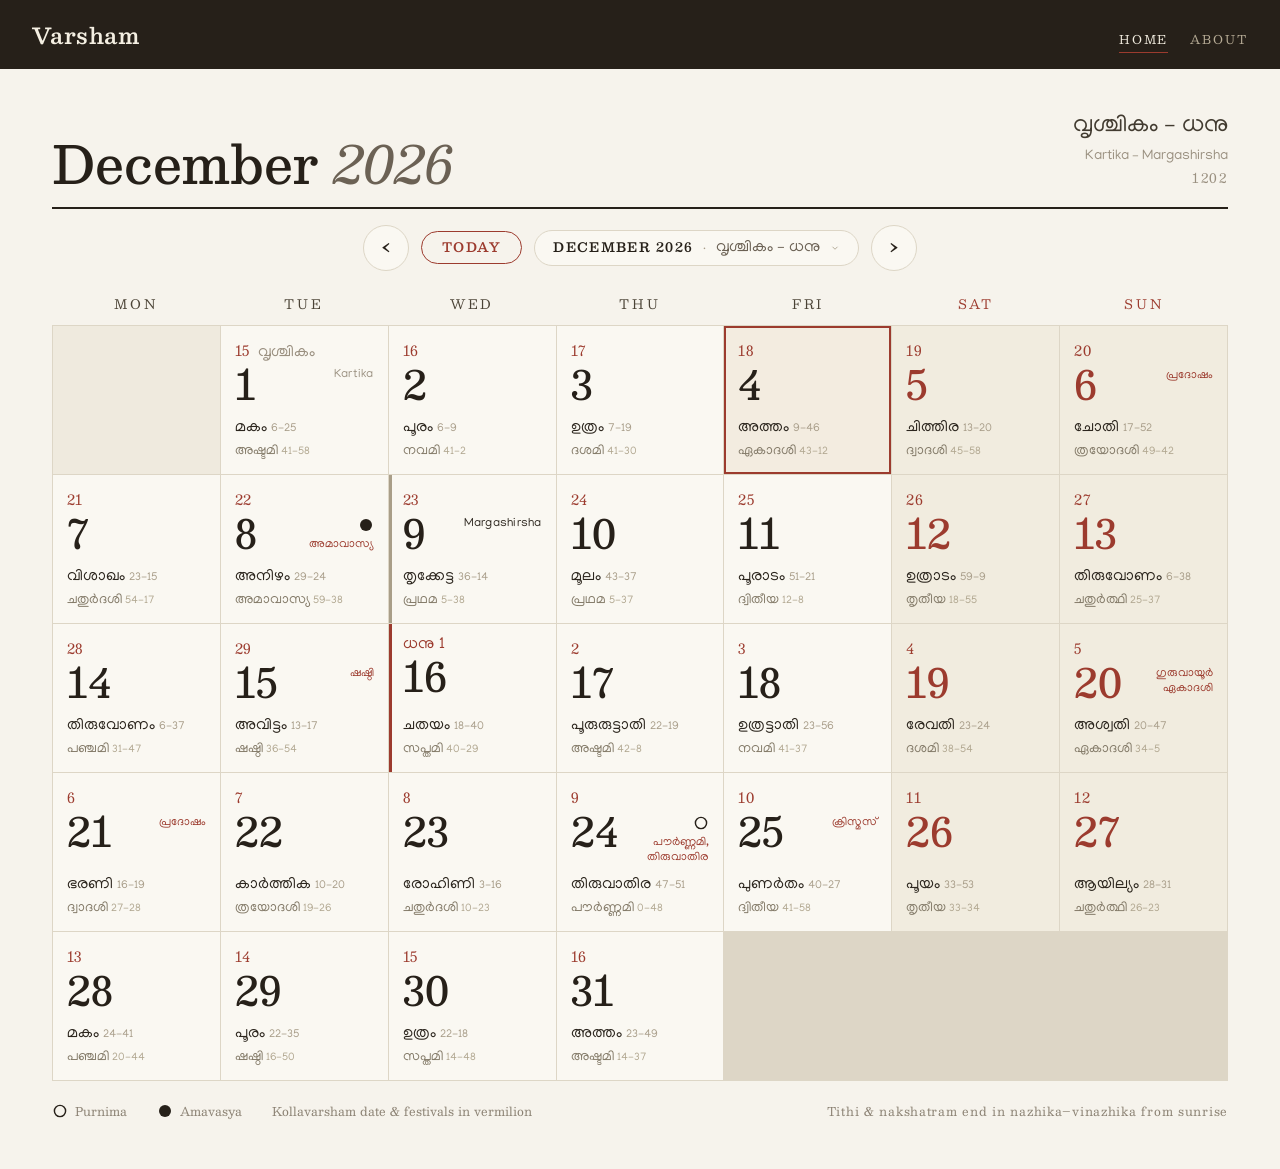
<file: index.html>
<!doctype html>
<html lang="en">
<head>
  <meta charset="utf-8">
  <meta name="viewport" content="width=device-width, initial-scale=1">
  <title>Varsham: Malayalam Calendar</title>
  <meta name="description" content="Malayalam panchangam calendar — tithi, nakshatram, nazhika, Kollavarsham dates.">
  <link rel="icon" href="favicon.svg" type="image/svg+xml">
  <link rel="preconnect" href="https://fonts.googleapis.com">
  <link rel="preconnect" href="https://fonts.gstatic.com" crossorigin>
  <link rel="stylesheet" href="https://fonts.googleapis.com/css2?family=Besley:ital,wght@0,400;0,500;0,600;0,700;1,400;1,500&family=Manjari:wght@400;700&display=swap">
  <link rel="stylesheet" href="app.css">
</head>
<body>
  <header class="site-header">
    <a class="site-brand disp" href="./">Varsham</a>
    <nav class="site-nav">
      <a class="is-current" href="./" aria-current="page">Home</a>
      <a href="about.html">About</a>
    </nav>
  </header>

  <div id="app" aria-busy="true">
    <div class="loading">Loading…</div>
  </div>

  <!-- day-detail dialog: populated and shown by app.js -->
  <dialog id="day-detail" aria-label="Day detail"></dialog>

  <script src="app.js" defer></script>
</body>
</html>
</file>
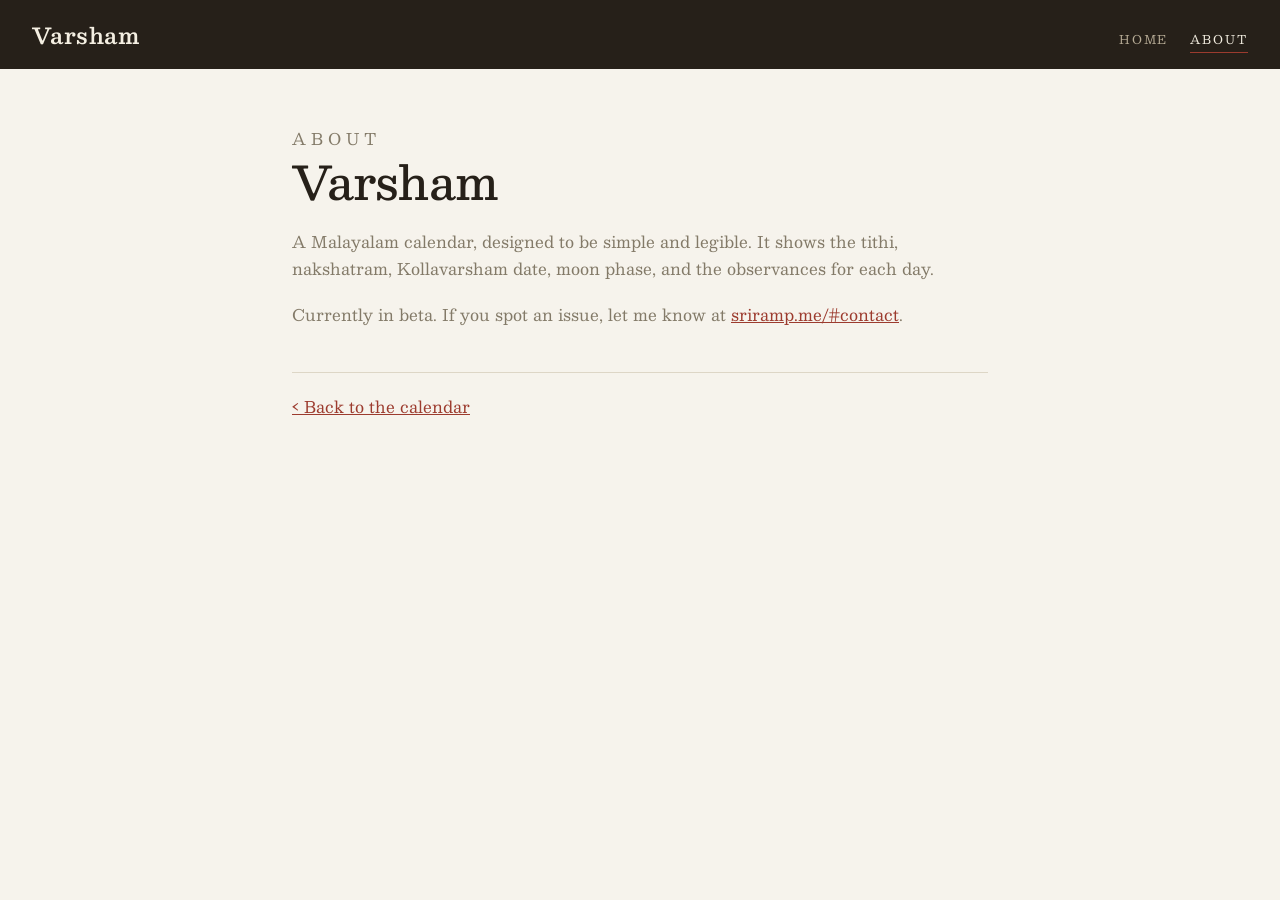
<file: about.html>
<!doctype html>
<html lang="en">
<head>
  <meta charset="utf-8">
  <meta name="viewport" content="width=device-width, initial-scale=1">
  <title>About — Varsham: Malayalam Calendar</title>
  <meta name="description" content="About Varsham — a Malayalam panchangam calendar showing tithi, nakshatram, nazhika and Kollavarsham dates.">
  <link rel="icon" href="favicon.svg" type="image/svg+xml">
  <link rel="preconnect" href="https://fonts.googleapis.com">
  <link rel="preconnect" href="https://fonts.gstatic.com" crossorigin>
  <link rel="stylesheet" href="https://fonts.googleapis.com/css2?family=Besley:ital,wght@0,400;0,500;0,600;0,700;1,400;1,500&family=Manjari:wght@400;700&display=swap">
  <link rel="stylesheet" href="app.css">
</head>
<body>
  <header class="site-header">
    <a class="site-brand disp" href="./">Varsham</a>
    <nav class="site-nav">
      <a href="./">Home</a>
      <a class="is-current" href="about.html" aria-current="page">About</a>
    </nav>
  </header>

  <main class="page">
    <div class="page-wrap">
      <p class="page-kicker disp">About</p>
      <h1 class="page-title disp">Varsham</h1>

      <p class="page-lede">
        A Malayalam calendar, designed to be simple and legible. It shows the
        tithi, nakshatram, Kollavarsham date, moon phase, and the observances
        for each day.
      </p>
      <p class="page-lede">
        Currently in beta. If you spot an issue, let me know at
        <a href="https://www.sriramp.me/#contact">sriramp.me/#contact</a>.
      </p>

      <p class="page-back"><a href="./">‹ Back to the calendar</a></p>
    </div>
  </main>
</body>
</html>
</file>
<file: app.css>
/* Malayalam Calendar — Editorial grid (desktop) + day list (mobile)
   Palette: warm off-white, near-black ink, one refined vermilion.
   Besley = the single serif for all Latin; Manjari = Malayalam (old lipi). */

:root {
  --paper:      #f6f3ec;
  --card:       #faf8f2;
  --card-sun:   #f1ecdf;
  --card-empty: #efeade;
  --rule:       #ddd6c6;
  --rule-soft:  #ece7db;
  --ink:        #262019;
  --ink-2:      #2c261e;
  --ink-soft:   #6b6154;
  --ink-faint:  #837a68;
  --muted:      #9a9080;
  --faint:      #a89d89;
  --vermilion:  #9c3b2e;
}

* { box-sizing: border-box; }

html, body {
  margin: 0;
  background: var(--paper);
  color: var(--ink);
  font-family: "Besley", Georgia, serif;
  -webkit-text-size-adjust: 100%;
}

.ml   { font-family: "Manjari", "Besley", serif; }
.disp { font-family: "Besley", Georgia, serif; }

a { color: var(--vermilion); transition: color 0.3s ease; }
a:hover { color: #7d2c20; }

/* quick, calm hover feedback */
.cell.clickable,
.monthnav .arrow,
.monthnav .today-btn,
.monthnav .goto button,
.masthead .mh-prev,
.masthead .mh-next {
  transition: background-color 0.3s ease, color 0.3s ease, box-shadow 0.3s ease;
}
@media (prefers-reduced-motion: reduce) {
  * { transition: none !important; }
}

.loading {
  padding: 80px 20px;
  text-align: center;
  color: var(--muted);
  font-family: "Besley", Georgia, serif;
  letter-spacing: 0.1em;
}

/* --------------------------------------------------------- site header
   The brown band from the top of the day view, ivory text.               */

.site-header {
  background: var(--ink);
  color: #f4efe2;
  display: flex;
  align-items: baseline;
  justify-content: space-between;
  flex-wrap: wrap;
  gap: 8px 20px;
  padding: 16px 32px;
}
.site-header .site-brand {
  color: #f4efe2;
  font-size: 22px;
  font-weight: 600;
  letter-spacing: 0.02em;
  text-decoration: none;
  transition: color 0.3s ease;
}
.site-header .site-brand:hover { color: #ffffff; }
.site-header .site-nav {
  display: flex;
  gap: 22px;
  font-family: "Besley", Georgia, serif;
  font-size: 12px;
  letter-spacing: 0.16em;
  text-transform: uppercase;
}
.site-header .site-nav a {
  color: #b8ad97;
  text-decoration: none;
  padding-bottom: 3px;
  border-bottom: 1px solid transparent;
  transition: color 0.3s ease, border-color 0.3s ease;
}
.site-header .site-nav a:hover { color: #f4efe2; }
.site-header .site-nav a.is-current {
  color: #f4efe2;
  border-bottom-color: var(--vermilion);
}

@media (max-width: 640px) {
  .site-header { padding: 10px 16px; }
  .site-header .site-brand { font-size: 17px; }
  .site-header .site-nav { gap: 16px; font-size: 10.5px; letter-spacing: 0.14em; }
}

/* ---------------------------------------------------------- static page
   About and any future prose page — same measure as the calendar shell.  */

.page {
  max-width: 760px;
  margin: 0 auto;
  padding: 56px 32px 80px;
  overflow-wrap: break-word;
}
.page-wrap > * { margin: 0 0 18px; }
.page-kicker {
  font-size: 13px;
  letter-spacing: 0.32em;
  text-transform: uppercase;
  color: var(--vermilion);
  margin-bottom: 6px;
}
.page-title {
  font-size: 46px;
  font-weight: 500;
  line-height: 1;
  margin-bottom: 24px;
}
.page-lede {
  font-size: 19px;
  line-height: 1.6;
  color: var(--ink-2);
}
.page h2 {
  font-size: 15px;
  letter-spacing: 0.16em;
  text-transform: uppercase;
  color: var(--ink-soft);
  margin-top: 40px;
  margin-bottom: 12px;
}
.page p {
  font-size: 16px;
  line-height: 1.7;
  color: var(--ink-faint);
}
.page p em { font-style: italic; color: var(--ink-soft); }
.page .ml { color: var(--ink-2); }
.page-defs { margin: 0; }
.page-defs dt {
  font-size: 17px;
  color: var(--ink);
  margin-top: 18px;
}
.page-defs dt .tl {
  font-family: "Besley", Georgia, serif;
  font-size: 13px;
  font-style: italic;
  color: var(--muted);
  margin-left: 6px;
}
.page-defs dd {
  margin: 4px 0 0;
  font-size: 15px;
  line-height: 1.65;
  color: var(--ink-faint);
}
.page-back {
  margin-top: 44px;
  padding-top: 20px;
  border-top: 1px solid var(--rule);
}

@media (max-width: 640px) {
  .page { padding: 36px 20px 64px; }
  .page-title { font-size: 36px; }
  .page-lede { font-size: 17px; }
}

/* ------------------------------------------------------------------ shell */

.wrap {
  max-width: 1240px;
  margin: 0 auto;
  padding: 40px 32px 48px;
}

.masthead {
  display: flex;
  justify-content: space-between;
  align-items: flex-end;
  gap: 20px;
  border-bottom: 2px solid var(--ink);
  padding-bottom: 18px;
}
.masthead .mh-prev,
.masthead .mh-next { display: none; }        /* desktop uses the .monthnav arrows */

.masthead h1 {
  font-family: "Besley", Georgia, serif;
  font-size: 52px;
  font-weight: 500;
  line-height: 1;
  margin: 4px 0 0;
}

.masthead h1 em {
  font-weight: 400;
  font-style: italic;
  color: var(--ink-soft);
}

.masthead .ml-months {
  text-align: right;
  font-family: "Manjari", "Besley", serif;
  font-size: 24px;
  line-height: 1.5;
  color: #423b30;
}
.masthead .ml-months .names { display: block; }
.masthead .ml-months .lunar {
  display: block;
  font-family: "Manjari", "Besley", serif;
  font-size: 14px;
  color: var(--muted);
  margin-top: 1px;
}
.masthead .ml-months .yr {
  display: block;
  font-family: "Besley", Georgia, serif;
  font-size: 13px;
  letter-spacing: 0.14em;
  color: var(--muted);
  margin-top: 2px;
}

/* month navigation — one centred "jump to" row:
     ‹   [Today]   [ September 2026 · <ML> ▾ ]   ›
   Today and the month/year picker trigger are equal-weight pills, so the
   row reads as one cluster of jump controls rather than a stray link plus
   a form. A future free-text search joins this row as another pill.      */

.monthnav {
  display: flex;
  flex-direction: column;
  align-items: center;
  gap: 12px;
  margin-top: 16px;
}
.monthnav .nav-row {
  display: flex;
  align-items: center;
  justify-content: center;
  gap: 12px;
}

.monthnav .arrow {
  appearance: none;
  display: flex;
  align-items: center;
  justify-content: center;
  border: 1px solid var(--rule);
  background: var(--card);
  color: var(--ink);
  font-family: "Besley", Georgia, serif;
  font-weight: 600;
  font-size: 19px;
  width: 46px;
  height: 46px;
  border-radius: 50%;
  cursor: pointer;
  line-height: 1;
  flex-shrink: 0;
}
.monthnav .arrow:hover { background: #f0ece1; }
.monthnav .arrow:disabled { opacity: 0.35; cursor: default; }

.monthnav .today-btn,
.dd-back .today-btn {
  appearance: none;
  cursor: pointer;
  display: inline-flex;
  align-items: center;
  border: 1px solid var(--vermilion);
  border-radius: 999px;
  padding: 9px 20px;
  font-family: "Besley", Georgia, serif;
  font-weight: 600;
  font-size: 13px;
  letter-spacing: 0.12em;
  text-transform: uppercase;
  color: var(--vermilion);
  background: transparent;
  line-height: 1;
}
.monthnav .today-btn:hover,
.dd-back .today-btn:hover { background: #f4e9e4; }

/* month/year picker: a pill trigger (same height family as Today) that
   opens a popover with three tabs — English (3x4 Gregorian grid),
   Malayalam (Kollavarsham months), Lunar (Sanskrit amanta months).
   On phones the panel becomes a bottom sheet (see the max-width:640px
   block near the end of this file).                                     */
.monthnav .picker { position: relative; }

.monthnav .picker-trigger {
  appearance: none;
  cursor: pointer;
  display: inline-flex;
  align-items: center;
  gap: 10px;
  border: 1px solid var(--rule);
  border-radius: 999px;
  background: var(--card);
  padding: 9px 18px;
  line-height: 1;
}
.monthnav .picker-trigger:hover { background: #f0ece1; }
.monthnav .picker-trigger .pt-main {
  font-family: "Besley", Georgia, serif;
  font-weight: 600;
  font-size: 13px;
  letter-spacing: 0.1em;
  text-transform: uppercase;
  color: var(--ink);
}
.monthnav .picker-trigger .pt-dot { color: var(--faint); }
.monthnav .picker-trigger .pt-ml {
  font-family: "Manjari", "Besley", serif;
  font-size: 16px;
  color: #6b6154;
}
.monthnav .picker-trigger .pt-label { display: none; }   /* mobile only */
.monthnav .picker-trigger .pt-caret { color: var(--faint); flex-shrink: 0; }
.monthnav .picker-trigger[aria-expanded="true"] { background: #f0ece1; border-color: var(--faint); }

.monthnav .picker-panel {
  position: absolute;
  top: calc(100% + 8px);
  left: 50%;
  transform: translateX(-50%);
  width: 340px;
  background: var(--card);
  border: 1px solid var(--rule);
  border-radius: 12px;
  box-shadow: 0 14px 40px rgba(38, 32, 25, 0.18);
  padding: 0;
  z-index: 5;
  overflow: hidden;
}
.monthnav .picker-body { padding: 0; }

/* the three-tab segmented header */
.monthnav .picker-tabs {
  display: flex;
  background: var(--card-sun);
  border-bottom: 1px solid var(--rule);
}
.monthnav .picker-tab {
  appearance: none;
  flex: 1 1 0;
  cursor: pointer;
  border: 0;
  background: transparent;
  padding: 14px 6px 12px;
  font-family: "Besley", Georgia, serif;
  font-size: 11.5px;
  font-weight: 600;
  letter-spacing: 0.12em;
  text-transform: uppercase;
  color: var(--ink-faint);
  position: relative;
  transition: color 0.2s ease, background-color 0.2s ease;
}
.monthnav .picker-tab + .picker-tab { border-left: 1px solid var(--rule-soft); }
.monthnav .picker-tab:hover { color: var(--ink); background: rgba(255, 255, 255, 0.4); }
.monthnav .picker-tab[aria-selected="true"] { color: var(--vermilion); background: var(--card); }
.monthnav .picker-tab[aria-selected="true"]::after {
  content: "";
  position: absolute;
  left: 0; right: 0; bottom: -1px;
  height: 2px;
  background: var(--vermilion);
}

.monthnav .picker-head {
  display: flex;
  align-items: center;
  justify-content: space-between;
  padding: 14px 16px 10px;
}
.monthnav .picker-yr {
  font-family: "Besley", Georgia, serif;
  font-size: 16px;
  font-weight: 600;
  letter-spacing: 0.04em;
  /* Besley defaults to oldstyle figures — the 0 drops below the baseline and
     reads as lighter next to the 2s. Force lining, tabular. */
  font-variant-numeric: lining-nums tabular-nums;
  font-feature-settings: "lnum" 1, "onum" 0, "tnum" 1;
}
.monthnav .picker-yr-nav {
  appearance: none;
  cursor: pointer;
  border: none;
  background: none;
  color: var(--ink-soft);
  font-family: "Besley", Georgia, serif;
  font-weight: 600;
  font-size: 17px;
  padding: 4px 10px;
  line-height: 1;
  border-radius: 6px;
  transition: color 0.2s ease, background-color 0.2s ease;
}
.monthnav .picker-yr-nav:hover { color: var(--ink); background: #f0ece1; }
.monthnav .picker-yr-nav:disabled { opacity: 0.3; cursor: default; }

/* English tab: the 3x4 Gregorian-month grid */
.monthnav .picker-grid {
  display: grid;
  grid-template-columns: repeat(3, 1fr);
  gap: 6px;
  padding: 4px 16px 18px;
}
.monthnav .picker-mo {
  appearance: none;
  cursor: pointer;
  border: none;
  border-radius: 7px;
  background: transparent;
  color: var(--ink-soft);
  font-family: "Besley", Georgia, serif;
  font-size: 13px;
  padding: 11px 0;
  text-align: center;
  transition: background-color 0.18s ease, color 0.18s ease;
}
.monthnav .picker-mo:hover:not(:disabled) { background: #f0ece1; color: var(--ink); }
.monthnav .picker-mo:disabled { color: var(--rule); cursor: default; }
.monthnav .picker-mo.current { background: var(--vermilion); color: #fff; }
.monthnav .picker-mo.current:hover { background: var(--vermilion); }

/* Malayalam / Lunar tabs: a column of full-width month rows */
.monthnav .picker-list {
  display: flex;
  flex-direction: column;
  padding: 6px 8px 12px;
  max-height: 320px;
  overflow-y: auto;
  overscroll-behavior: contain;
  -webkit-overflow-scrolling: touch;
}
.monthnav .picker-loading {
  padding: 22px 12px;
  text-align: center;
  color: var(--muted);
  font-size: 13px;
  letter-spacing: 0.08em;
}
.monthnav .picker-row {
  appearance: none;
  cursor: pointer;
  border: 0;
  background: transparent;
  display: flex;
  align-items: baseline;
  justify-content: space-between;
  gap: 12px;
  width: 100%;
  padding: 11px 12px;
  border-radius: 8px;
  text-align: left;
  transition: background-color 0.16s ease;
}
.monthnav .picker-row:hover { background: #f0ece1; }
.monthnav .picker-row .r-lead {
  display: inline-flex;
  align-items: baseline;
  gap: 9px;
  min-width: 0;
}
.monthnav .picker-row .r-name {
  font-family: "Manjari", "Besley", serif;
  font-size: 17px;
  color: var(--ink);
  white-space: nowrap;
}
.monthnav .picker-row .r-name.latin {
  font-family: "Besley", Georgia, serif;
  font-size: 15px;
  letter-spacing: 0.01em;
}
/* Kollavarsham year — an inline caption on Malayalam rows, not a nav axis */
.monthnav .picker-row .r-kv {
  font-family: "Besley", Georgia, serif;
  font-size: 11.5px;
  color: var(--faint);
  letter-spacing: 0.02em;
  font-variant-numeric: tabular-nums;
  white-space: nowrap;
}
.monthnav .picker-row .r-when {
  font-family: "Besley", Georgia, serif;
  font-size: 12px;
  color: var(--muted);
  letter-spacing: 0.02em;
  white-space: nowrap;
  font-variant-numeric: tabular-nums;
}
.monthnav .picker-row .r-when em { font-style: normal; color: var(--ink-faint); }
.monthnav .picker-row.current { background: var(--vermilion); }
.monthnav .picker-row.current .r-name,
.monthnav .picker-row.current .r-when,
.monthnav .picker-row.current .r-when em { color: #fff; }
.monthnav .picker-row.current .r-kv { color: rgba(255, 255, 255, 0.7); }
.monthnav .picker-row.current .r-when { opacity: 0.82; }
/* adhika masa: the month repeats within the year — mark the 2nd with a + */
.monthnav .picker-row.adhika .r-name::after {
  content: "+";
  font-family: "Besley", Georgia, serif;
  font-size: 15px;
  font-weight: 600;
  color: var(--vermilion);
  margin-left: 6px;
  vertical-align: baseline;
}
.monthnav .picker-row.current.adhika .r-name::after { color: #fff; }

/* phone-only bottom-sheet chrome (hidden on desktop, where .is-sheet
   is never set) */
.monthnav .sheet-grip,
.monthnav .sheet-title,
.monthnav .sheet-close { display: none; }

/* ------------------------------------------------------- weekday header */

.weekdays {
  display: grid;
  grid-template-columns: repeat(7, minmax(0, 1fr));
  margin-top: 22px;
}

.weekdays span {
  font-family: "Besley", Georgia, serif;
  text-align: center;
  font-size: 13px;
  letter-spacing: 0.22em;
  text-transform: uppercase;
  color: #4a4235;
  padding-bottom: 10px;
}
.weekdays span.wknd { color: var(--vermilion); }

/* ----------------------------------------------------------- month grid */

.grid {
  display: grid;
  grid-template-columns: repeat(7, minmax(0, 1fr));
  gap: 1px;
  background: var(--rule);
  border: 1px solid var(--rule);
}

/* Desktop cell: 2-col mini-grid.
   Row 1 = .head (kv date + month tag), spanning both columns.
   Row 2 = .num (big date) left, .aside (moon + festival) right.
   Row 3 = .pan (nakshatram / tithi) spanning both, pushed to the bottom. */
.cell {
  background: var(--card);
  min-height: 148px;
  padding: 12px 14px;
  display: grid;
  grid-template-columns: 1fr auto;
  grid-template-rows: auto auto 1fr;
  column-gap: 10px;
}
.cell.empty  { background: var(--card-empty); }
.cell.sun,
.cell.sat    { background: var(--card-sun); }
/* left rail: vermilion marks a Kollavarsham (solar) month start; grey marks
   an amanta lunar month start. The KV bar wins when both fall on one day. */
.cell.lunar-start { box-shadow: inset 3px 0 0 0 #a99e88; }
.cell.month-start,
.cell.month-start.lunar-start { box-shadow: inset 3px 0 0 0 var(--vermilion); }
.cell.clickable { cursor: pointer; }
.cell.clickable:hover {
  background: #ffffff;
  box-shadow: 0 4px 14px rgba(38, 32, 25, 0.14);
  position: relative;
  z-index: 1;
}
.cell.clickable.lunar-start:hover {
  box-shadow: inset 3px 0 0 0 #a99e88, 0 4px 14px rgba(38, 32, 25, 0.14);
}
.cell.clickable.month-start:hover,
.cell.clickable.month-start.lunar-start:hover {
  box-shadow: inset 3px 0 0 0 var(--vermilion), 0 4px 14px rgba(38, 32, 25, 0.14);
}
.cell.clickable.today:hover {
  background: #fdf6ea;
  box-shadow: inset 0 0 0 2px var(--vermilion), 0 4px 14px rgba(38, 32, 25, 0.14);
}
.cell.today { background: #f3ece0; box-shadow: inset 0 0 0 2px var(--vermilion); }
.cell.today.lunar-start { box-shadow: inset 0 0 0 2px var(--vermilion), inset 3px 0 0 0 #a99e88; }
.cell.today.month-start,
.cell.today.month-start.lunar-start { box-shadow: inset 0 0 0 2px var(--vermilion), inset 3px 0 0 0 var(--vermilion); }

.cell .head {
  grid-column: 1 / -1;
  display: flex;
  align-items: baseline;
  gap: 8px;
  min-height: 18px;
}
.cell .kv {
  font-family: "Besley", Georgia, serif;
  font-size: 14px;
  color: var(--vermilion);
  letter-spacing: 0.03em;
}
.cell .mtag {
  font-family: "Manjari", "Besley", serif;
  font-size: 16px;
  font-weight: 400;
  letter-spacing: 0.02em;
  color: var(--vermilion);
}
.cell .mtag.muted { color: var(--muted); }

.cell .num {
  grid-column: 1;
  grid-row: 2;
  margin-top: 3px;
}
.cell .num .wd,
.cell .num .kv-b { display: none; }            /* mobile list mode only */
.cell .num .date {
  font-family: "Besley", Georgia, serif;
  font-size: 40px;
  line-height: 0.95;
  font-weight: 500;
  color: var(--ink);
}
.cell.sun .num .date,
.cell.sat .num .date { color: var(--vermilion); }

.cell .pan .mstrip { display: none; }          /* mobile list mode only */
.cell .pan .pan-fest { display: none; }         /* mobile list mode only — desktop uses .aside .fest */
.cell .pan .pan-lunar { display: none; }        /* mobile list mode only */

.cell .aside {
  grid-column: 2;
  grid-row: 2;
  display: flex;
  flex-direction: column;
  align-items: flex-end;
  gap: 4px;
  text-align: right;
  padding-top: 6px;
}
.cell .fest {
  font-family: "Manjari", "Besley", serif;
  font-size: 12px;
  line-height: 1.3;
  color: var(--vermilion);
}
/* Sanskrit amanta lunar-month name, on the day the month starts —
   sits above the moon glyph, top-right of the cell. Muted variant names
   the in-progress lunar month on the grid's first day. */
.cell .aside .lunar-month {
  font-family: "Manjari", "Besley", serif;
  font-size: 12px;
  letter-spacing: 0.02em;
  color: var(--ink-2);
}
.cell .aside .lunar-month.muted { color: var(--muted); }

.cell .pan {
  grid-column: 1 / -1;
  grid-row: 3;
  align-self: end;
  display: flex;
  flex-direction: column;
  gap: 3px;
  padding-top: 8px;
}
.cell .nak {
  font-family: "Manjari", "Besley", serif;
  font-size: 16px;
  color: var(--ink-2);
  line-height: 1.4;
}
.cell .nak .nz { color: var(--faint); font-size: 11.5px; }
.cell .tithi {
  font-family: "Manjari", "Besley", serif;
  font-size: 14px;
  color: var(--ink-faint);
  line-height: 1.4;
}
.cell .tithi .nz { color: #b0a68f; font-size: 11px; }

/* moon glyphs (inline svg from JS) */
.moon { width: 16px; height: 16px; display: block; }

/* footer key */
.legend {
  display: flex;
  gap: 30px;
  margin-top: 20px;
  font-family: "Besley", Georgia, serif;
  font-size: 12px;
  color: #8a8072;
  align-items: center;
  flex-wrap: wrap;
}
.legend .item { display: flex; align-items: center; gap: 7px; }
.legend .push { margin-left: auto; letter-spacing: 0.06em; }

/* ============================================================ mobile list */

@media (max-width: 640px) {
  .wrap { padding: 0; max-width: none; }

  /* Three layers stay pinned while the day list scrolls under them:
       site-header  (brand + Home/About)
       masthead     (‹ month · ML ›)          -> top: --hdr-h
       monthnav     ([Today] [Go to month ▾]) -> top: --hdr-h + --band-h
     syncStickyOffsets() in app.js measures the two upper layers after each
     render and overwrites these vars, so the `top` chain has no seams even
     if the fonts wrap differently. These values are just the first-paint
     fallback. (overflow-x:hidden on <body> would break position:sticky, so
     the mobile scroll clip lives on .grid instead.) */
  :root { --hdr-h: 48px; --band-h: 78px; }

  .site-header {
    position: sticky;
    top: 0;
    z-index: 20;
  }

  /* dark header band: ‹  September 2026 / ചിങ്ങം – കന്നി · Shravana  ›  */
  .masthead {
    position: sticky;
    top: var(--hdr-h);
    z-index: 19;
    background: var(--ink);
    color: #f4efe2;
    border-bottom: none;
    padding: 10px 12px 9px;
    display: grid;
    grid-template-columns: 30px 1fr 30px;
    align-items: center;
    column-gap: 4px;
    /* horizontal swipe here pages months (attachMonthSwipe); keep the band
       from selecting text or firing the iOS callout mid-drag. Vertical
       panning still bubbles so the page scrolls normally. */
    touch-action: pan-y;
    -webkit-user-select: none;
    user-select: none;
    -webkit-touch-callout: none;
  }
  .masthead .mh-prev,
  .masthead .mh-next {
    display: flex;
    align-items: center;
    justify-content: center;
    appearance: none;
    border: none;
    background: transparent;
    color: #a99d84;
    font-family: "Besley", Georgia, serif;
    font-size: 19px;
    line-height: 1;
    width: 30px;
    height: 30px;
    cursor: pointer;
  }
  .masthead .mh-prev { grid-column: 1; grid-row: 1 / span 2; }
  .masthead .mh-next { grid-column: 3; grid-row: 1 / span 2; }
  .masthead .mh-prev:disabled,
  .masthead .mh-next:disabled { opacity: 0.3; }
  .masthead .stack-left {
    grid-column: 2;
    display: block;
    text-align: center;
  }
  .masthead h1 {
    font-family: "Besley", Georgia, serif;
    font-size: 21px;
    font-weight: 500;
    color: #f4efe2;
    margin: 0;
    line-height: 1.1;
    letter-spacing: 0.005em;
  }
  .masthead h1 em { color: #b3a88f; font-style: italic; }
  .masthead .ml-months {
    grid-column: 2;
    grid-row: 2;
    text-align: center;
    font-family: "Manjari", "Besley", serif;
    font-size: 11.5px;
    color: #a99d84;
    margin-top: 2px;
    line-height: 1.35;
  }
  /* solar and lunar month names on one line; the year is dropped on mobile */
  .masthead .ml-months .names { display: inline; }
  .masthead .ml-months .lunar {
    display: inline;
    font-family: "Manjari", "Besley", serif;
    font-size: 11px;
    color: #8a7d64;
  }
  .masthead .ml-months .lunar::before { content: " · "; color: #6f6450; }
  .masthead .ml-months .yr { display: none; }

  /* mobile nav: two labelled pills, one line, pinned under the band:
       [ Today ]   [ Go to month ▾ ]
     The ‹ › and the month name live in the band above, so the picker
     trigger here just says "Go to month" (pt-label; pt-main/dot/ml hidden). */
  .monthnav {
    position: sticky;
    top: calc(var(--hdr-h) + var(--band-h));
    z-index: 18;
    margin: 0;
    padding: 8px 12px 9px;
    gap: 9px;
    background: var(--paper);
    border-bottom: 1px solid var(--rule);
  }
  .monthnav .arrow { display: none; }              /* the band's ‹ › cover paging */
  .monthnav .nav-row.nav-jump { gap: 9px; flex-wrap: nowrap; }

  .monthnav .today-btn {
    color: var(--vermilion);
    border-color: var(--vermilion);
    padding: 8px 15px;
    font-size: 12px;
    letter-spacing: 0.09em;
  }
  .monthnav .today-btn:hover { background: #f4e9e4; }
  .dd-back .today-btn:hover { background: rgba(38,32,25,0.05); }

  .monthnav .picker-trigger {
    gap: 7px;
    padding: 8px 15px;
  }
  .monthnav .picker-trigger .pt-main,
  .monthnav .picker-trigger .pt-dot,
  .monthnav .picker-trigger .pt-ml { display: none; }
  .monthnav .picker-trigger .pt-label {
    display: inline;
    font-family: "Besley", Georgia, serif;
    font-weight: 600;
    font-size: 12px;
    letter-spacing: 0.09em;
    text-transform: uppercase;
    color: var(--ink);
  }

  .weekdays, .legend { display: none; }

  /* month picker on phones: a full-width bottom sheet over a scrim, instead
     of the desktop popover anchored to the trigger. The scrim + panel are
     appended inside .monthnav .picker (so the base picker rules still apply);
     position:fixed lifts the scrim to the viewport. */
  body.sheet-open { overflow: hidden; }
  .monthnav .picker-scrim {
    position: fixed;
    inset: 0;
    z-index: 40;
    background: rgba(38, 32, 25, 0.42);
    display: flex;
    align-items: flex-end;
  }
  .monthnav .picker-panel.is-sheet {
    position: static;
    transform: none;
    width: 100%;
    max-height: 88vh;
    border: none;
    border-top-left-radius: 20px;
    border-top-right-radius: 20px;
    box-shadow: 0 -8px 30px rgba(38, 32, 25, 0.2);
    display: flex;
    flex-direction: column;
    animation: sheet-up 0.28s cubic-bezier(0.2, 0.8, 0.25, 1);
  }
  @keyframes sheet-up { from { transform: translateY(100%); } to { transform: translateY(0); } }
  @media (prefers-reduced-motion: reduce) {
    .monthnav .picker-panel.is-sheet { animation: none; }
  }

  .monthnav .picker-panel.is-sheet .sheet-grip {
    display: block;
    width: 40px;
    height: 4px;
    background: var(--rule);
    border-radius: 999px;
    margin: 10px auto 4px;
    flex: none;
  }
  .monthnav .picker-panel.is-sheet .sheet-title {
    display: block;
    text-align: center;
    font-size: 11px;
    font-weight: 600;
    letter-spacing: 0.18em;
    text-transform: uppercase;
    color: var(--muted);
    padding: 4px 0 12px;
    flex: none;
  }
  .monthnav .picker-panel.is-sheet .picker-tabs { flex: none; }
  .monthnav .picker-panel.is-sheet .picker-tab { padding: 16px 4px 14px; font-size: 12px; }
  .monthnav .picker-panel.is-sheet .picker-body {
    flex: 1 1 auto;
    min-height: 0;
    display: flex;
    flex-direction: column;
  }
  .monthnav .picker-panel.is-sheet .picker-head { padding: 16px 18px 12px; flex: none; }
  .monthnav .picker-panel.is-sheet .picker-yr { font-size: 17px; }
  .monthnav .picker-panel.is-sheet .picker-yr-nav { font-size: 20px; padding: 8px 14px; }
  .monthnav .picker-panel.is-sheet .picker-grid { gap: 8px; padding: 6px 16px 22px; }
  .monthnav .picker-panel.is-sheet .picker-mo { padding: 15px 0; font-size: 14px; }
  .monthnav .picker-panel.is-sheet .picker-list {
    flex: 1 1 auto;
    min-height: 200px;
    max-height: none;
    padding: 6px 10px 16px;
  }
  .monthnav .picker-panel.is-sheet .picker-row { padding: 15px 14px; }
  .monthnav .picker-panel.is-sheet .picker-row .r-name { font-size: 18px; }
  .monthnav .picker-panel.is-sheet .picker-row .r-name.latin { font-size: 16px; }
  .monthnav .picker-panel.is-sheet .picker-row .r-kv { font-size: 12px; }
  .monthnav .picker-panel.is-sheet .picker-row .r-when { font-size: 12.5px; }
  .monthnav .picker-panel.is-sheet .sheet-close {
    display: block;
    flex: none;
    width: calc(100% - 32px);
    margin: 4px 16px 16px;
    padding: 14px 0;
    text-align: center;
    background: transparent;
    border: 1px solid var(--rule);
    border-radius: 10px;
    font-family: "Besley", Georgia, serif;
    font-size: 12px;
    font-weight: 600;
    letter-spacing: 0.14em;
    text-transform: uppercase;
    color: var(--ink-soft);
    cursor: pointer;
  }

  .grid {
    display: block;
    gap: 0;
    background: var(--card);
    border: none;
    overflow-x: hidden;
  }

  /* Phone list row: date column on the left, panchangam on the right.
       .num  = weekday (top) · big Gregorian date · KV day number (under)
       .pan  = [month strip, only on a KV month-start] · nakshatram · tithi
     .head and .aside are desktop-only.                                        */
  .cell {
    min-height: 0;
    padding: 16px 20px 18px;
    border-bottom: 1px solid var(--rule-soft);
    display: flex;
    gap: 18px;
    align-items: flex-start;
  }
  .cell.empty { display: none; }
  /* TOP border on phone: vermilion = KV month start, grey = lunar month start */
  .cell.lunar-start { box-shadow: inset 0 3px 0 0 #a99e88; }
  .cell.month-start,
  .cell.month-start.lunar-start { box-shadow: inset 0 3px 0 0 var(--vermilion); }
  .cell.today { box-shadow: inset 0 0 0 2px var(--vermilion); }        /* full outline on today */
  .cell.today.lunar-start,
  .cell.today.month-start { box-shadow: inset 0 0 0 2px var(--vermilion); }
  /* keep a scrolled-to day clear of the three pinned layers (header + band +
     nav row). positionMonthList measures exactly; this covers native anchor
     jumps and is the sum of --hdr-h + --band-h + the ~44px nav row + slack. */
  .cell { scroll-margin-top: 150px; }

  .cell .head,
  .cell .aside { display: none; }

  /* date column */
  .cell .num {
    flex: 0 0 54px;
    display: flex;
    flex-direction: column;
    align-items: center;
    text-align: center;
    margin: 0;
    padding-top: 2px;
  }
  .cell .num .wd {
    display: block;
    font-family: "Besley", Georgia, serif;
    font-size: 11px;
    letter-spacing: 0.16em;
    text-transform: uppercase;
    color: var(--faint);
  }
  .cell.sun .num .wd,
  .cell.sat .num .wd { color: #c56b5c; }
  .cell .num .date {
    font-size: 40px;
    line-height: 1;
    margin-top: 2px;
  }
  .cell .num .kv-b {
    display: block;
    font-family: "Besley", Georgia, serif;
    font-size: 13px;
    color: var(--vermilion);
    margin-top: 4px;
  }

  /* panchangam column */
  .cell .pan {
    flex: 1 1 auto;
    min-width: 0;
    display: flex;
    flex-direction: column;
    gap: 4px;
    padding-top: 4px;
  }
  /* month strip — shown only on a KV month-start (or the grid's first day),
     on the line where the nakshatram begins */
  .cell .pan .mstrip {
    display: block;
    font-family: "Manjari", "Besley", serif;
    font-size: 15px;
    color: var(--vermilion);
    line-height: 1.3;
  }
  .cell .pan .mstrip.muted { color: var(--muted); }

  /* Sanskrit amanta lunar-month name, on the day the month starts
     (muted variant: the in-progress month on the list's first day) */
  .cell .pan .pan-lunar {
    display: block;
    font-family: "Manjari", "Besley", serif;
    font-size: 14px;
    letter-spacing: 0.01em;
    color: var(--ink-2);
    line-height: 1.3;
  }
  .cell .pan .pan-lunar.muted { color: var(--muted); }

  /* observances / holidays — vermilion, at the top of the panchangam column,
     above the nakshatram. Wraps to as many lines as it needs. */
  .cell .pan .pan-fest {
    display: block;
    font-family: "Manjari", "Besley", serif;
    font-size: 15px;
    color: var(--vermilion);
    line-height: 1.3;
  }

  .cell .pan .nak {
    display: flex;
    align-items: baseline;
    gap: 8px;
    font-family: "Manjari", "Besley", serif;
    font-size: 22px;
    color: var(--ink-2);
    line-height: 1.35;
  }
  .cell .pan .nak .nz { color: var(--faint); font-size: 15px; }
  .cell .pan .nak .moon-slot {
    margin-left: auto;
    align-self: center;
    flex-shrink: 0;
    padding-left: 8px;
  }
  .cell .pan .nak .moon-slot .moon { width: 18px; height: 18px; }
  .cell .pan .tithi {
    font-family: "Manjari", "Besley", serif;
    font-size: 16px;
    color: var(--ink-faint);
    line-height: 1.35;
  }
  .cell .pan .tithi .nz { color: #b0a68f; font-size: 13px; }
}

/* the in-nak moon slot is mobile-only; on desktop the moon shows in .aside */
@media (min-width: 641px) {
  .cell .pan .nak .moon-slot { display: none; }
}

/* ============================================================ day detail */

#day-detail {
  border: 1px solid var(--rule);
  border-radius: 0;
  padding: 0;
  width: 620px;
  max-width: calc(100vw - 32px);
  background: var(--card);
  color: var(--ink);
}
#day-detail::backdrop { background: rgba(38, 32, 25, 0.45); }

.dd-head {
  background: var(--ink);
  color: #f4efe2;
  padding: 26px 40px 22px;
}
.dd-head .wd {
  font-size: 12px;
  letter-spacing: 0.24em;
  text-transform: uppercase;
  color: #d98c5f;
}
.dd-head .wd .ml { letter-spacing: 0; font-size: 14px; }
.dd-head .big {
  display: flex;
  align-items: center;
  gap: 14px;
  margin-top: 8px;
}
.dd-head .big .date {
  font-family: "Besley", Georgia, serif;
  font-size: 76px;
  line-height: 1;
  font-weight: 600;
}
.dd-head .big .mo {
  font-family: "Besley", Georgia, serif;
  font-size: 18px;
  font-style: italic;
  line-height: 1.25;
  color: #b8ad97;
}

.dd-close {
  position: absolute;
  top: 16px;
  right: 16px;
  appearance: none;
  display: flex;
  align-items: center;
  justify-content: center;
  width: 34px;
  height: 34px;
  border: 1px solid rgba(184, 173, 151, 0.5);
  border-radius: 50%;
  background: transparent;
  color: #b8ad97;
  font-size: 18px;
  cursor: pointer;
  line-height: 1;
}
.dd-close:hover {
  background: rgba(184, 173, 151, 0.12);
  color: #d8cdb5;
}
.dd-close:focus { outline: none; }
.dd-close:focus-visible {
  outline: 2px solid rgba(184, 173, 151, 0.6);
  outline-offset: 2px;
}

.dd-body { padding: 8px 40px 34px; }

.dd-feature {
  display: flex;
  align-items: flex-start;
  gap: 18px;
  padding: 22px 0;
  border-bottom: 1px solid #e8e1d0;
}
.dd-feature:last-of-type { border-bottom: 2px solid var(--ink); }
.dd-feature .icon {
  width: 50px;
  height: 50px;
  border-radius: 50%;
  border: 1.5px solid var(--ink);
  display: flex;
  align-items: center;
  justify-content: center;
  flex-shrink: 0;
  margin-top: 2px;
}
.dd-feature .lab {
  font-family: "Besley", Georgia, serif;
  font-size: 11px;
  letter-spacing: 0.16em;
  text-transform: uppercase;
  color: var(--faint);
}
.dd-feature .name {
  font-family: "Manjari", "Besley", serif;
  font-size: 28px;
  color: var(--ink);
  line-height: 1.2;
  margin-top: 3px;
}
.dd-feature .name .en {
  font-family: "Besley", Georgia, serif;
  font-size: 15px;
  font-style: italic;
  color: var(--muted);
  margin-left: 6px;
  white-space: nowrap;
}
.dd-feature .name .paksha {
  font-size: 15px;
  color: var(--ink);
  margin-left: 4px;
  white-space: nowrap;
}
.dd-feature .grow { flex: 1 1 auto; min-width: 0; }

/* quiet metadata under the name: value + unit on one line, plain-language end below */
.dd-feature .meta {
  margin-top: 10px;
  font-family: "Besley", Georgia, serif;
  font-size: 12px;
  color: var(--muted);
}
.dd-feature .meta .mrow { line-height: 1; }
.dd-feature .meta .n {
  font-size: 14px;
  color: var(--ink);
  letter-spacing: 0.01em;
}
.dd-feature .meta .u {
  font-size: 10px;
  letter-spacing: 0.1em;
  text-transform: uppercase;
  color: var(--faint);
}
.dd-feature .meta .ends {
  margin-top: 8px;
  font-size: 12px;
  color: var(--ink);
}

/* atomic facts in a 2-column grid: each cell stacks label over value,
   so the pair reads together and the block is half as tall */
.dd-grid {
  display: grid;
  grid-template-columns: 1fr 1fr;
  column-gap: 36px;
}
.dd-row {
  display: flex;
  flex-direction: column;
  align-items: flex-start;
  gap: 4px;
  padding: 12px 0;
  border-bottom: 1px solid #e8e1d0;
}
.dd-row.wide { grid-column: 1 / -1; }
/* first full-width row after the paired grid: a little extra breathing room
   above so the shift from two columns to one reads as a section change */
.dd-row.wide.sep { padding-top: 18px; }
.dd-row:last-child { border-bottom: none; }

.dd-back {
  display: flex;
  justify-content: center;
  padding-top: 24px;
}
.dd-row .k {
  font-family: "Besley", Georgia, serif;
  font-size: 11px;
  letter-spacing: 0.16em;
  text-transform: uppercase;
  color: var(--faint);
}
.dd-row .v { text-align: left; }
.dd-row .v .ml { font-size: 18px; color: var(--ink); }
.dd-row .v .en,
.dd-row .v .tl {
  font-family: "Besley", Georgia, serif;
  font-size: 13px;
  color: var(--muted);
  font-style: italic;
}
.dd-row .v .en { margin-left: 5px; }
.dd-row .v .tl { margin-left: 4px; }
.dd-row .v.disp {
  font-family: "Besley", Georgia, serif;
  font-size: 16px;
  color: #423b30;
}

@media (max-width: 640px) {
  #day-detail {
    width: 100vw;
    max-width: 100vw;
    height: 100dvh;
    max-height: 100dvh;
    margin: 0;
    overflow-y: auto;
    border: none;
  }
  .dd-head { padding: 22px 24px 20px; }
  .dd-head .big .date { font-size: 64px; }
  .dd-body { padding: 8px 24px 30px; }

  /* feature blocks: one left-aligned stack, name wraps freely */
  .dd-feature { column-gap: 12px; padding: 18px 0; }
  .dd-feature .grow { flex: 1 1 140px; min-width: 0; }
  .dd-feature .name { font-size: 24px; overflow-wrap: anywhere; }

  /* rows: single column so nothing is pushed off-screen */
  .dd-grid { grid-template-columns: 1fr; column-gap: 0; }
  .dd-row { gap: 3px; padding: 11px 0; }
  .dd-row:nth-last-child(2):nth-child(odd) { border-bottom: 1px solid #e8e1d0; }
  .dd-row:last-child, .dd-row.wide { border-bottom: none; }
}
</file>
